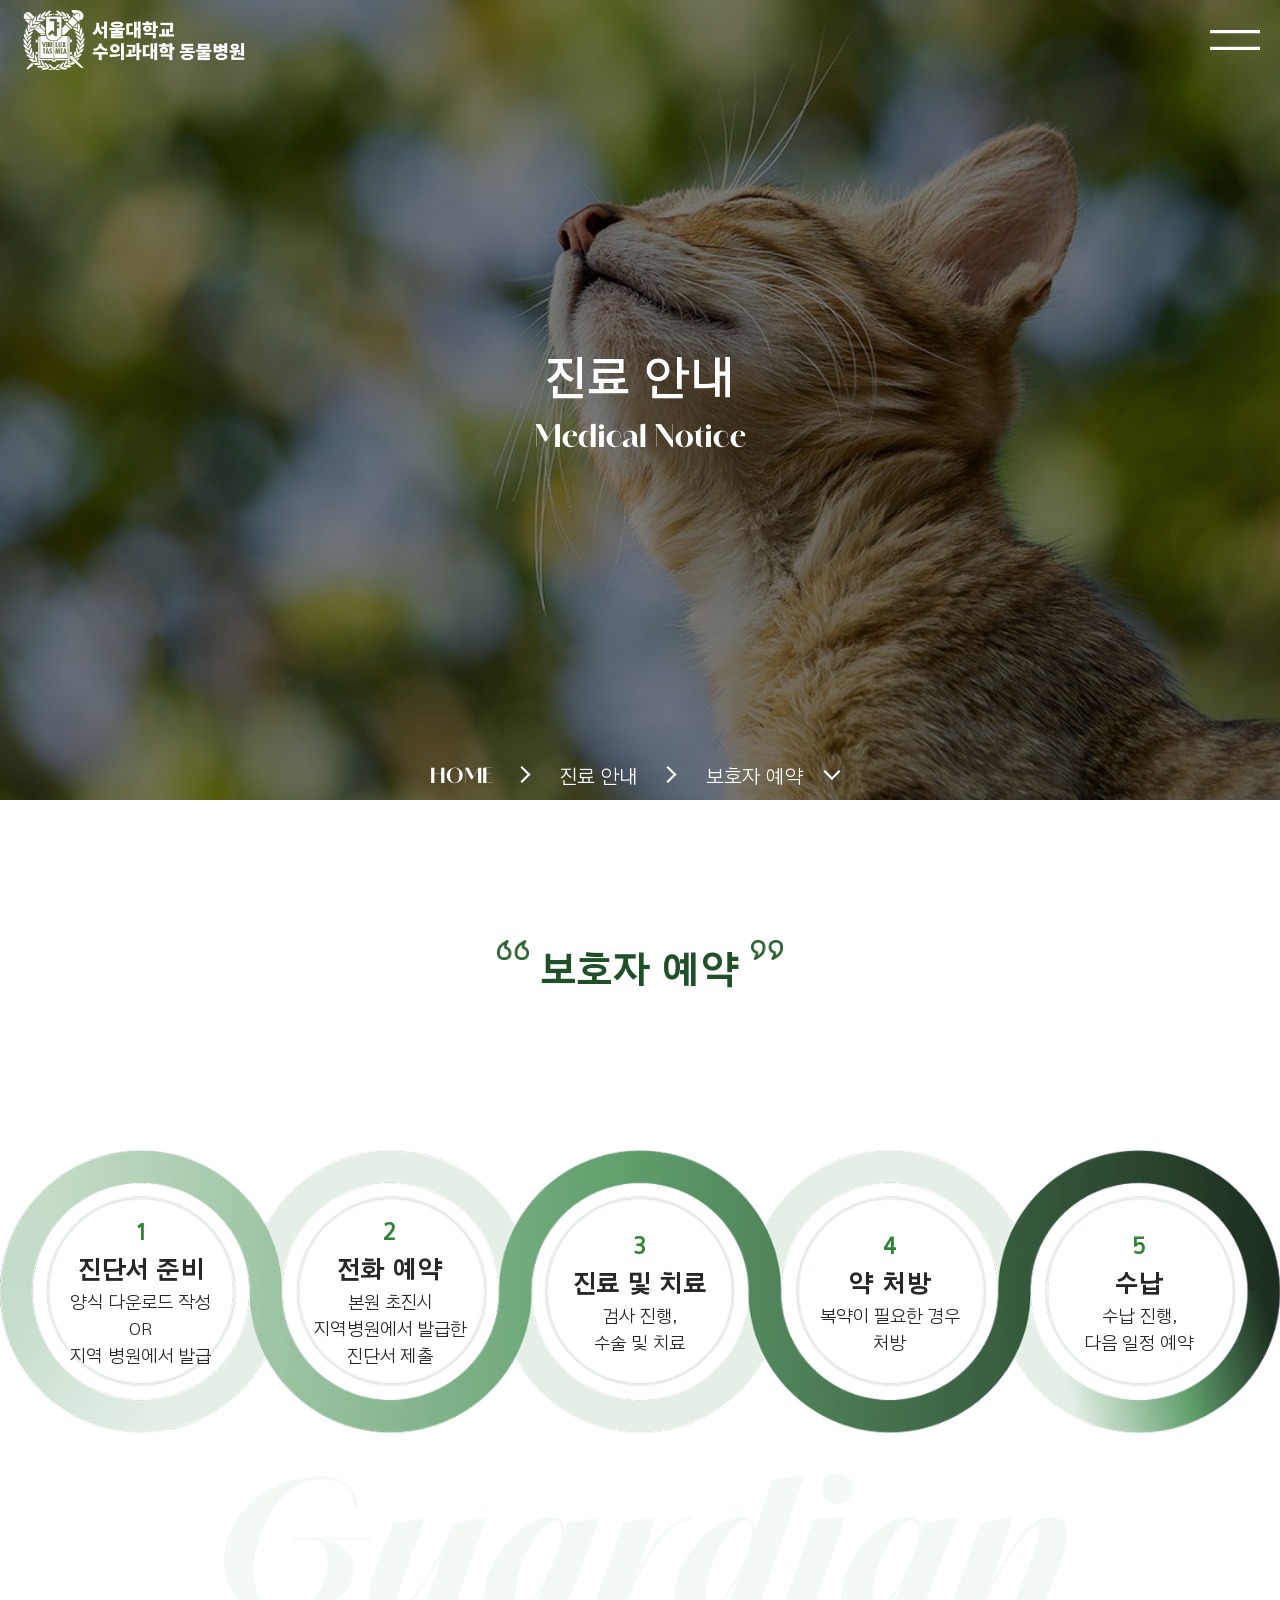
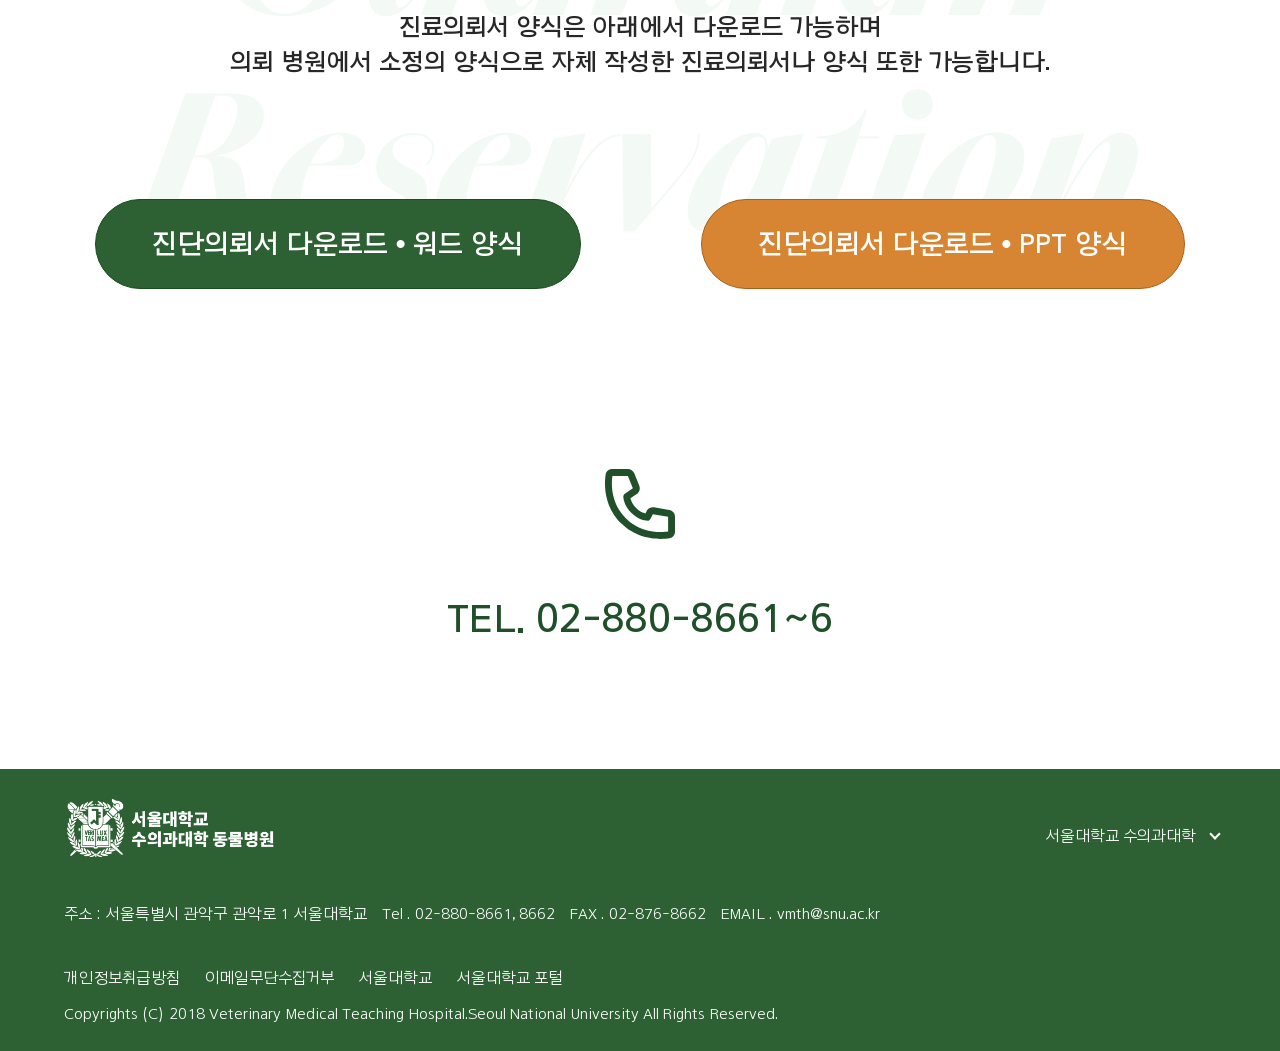
<file: sub/infor.html>
<!DOCTYPE html>
<html lang="en">
<head>
  <meta charset="UTF-8">
  <meta name="viewport" content="width=device-width, initial-scale=1.0">
   <meta name="description" content="동물과 사람 모두가 행복한 사회를 위해, 서울대 동물병원이 함께하겠습니다.">
  <meta property="og:title" content="snu_vmth">
  <meta property="og:url" content="">
  <meta property="og:type" content="website">
  <meta property="og:image" content="">
  <meta property="og:description" content="동물과 사람 모두가 행복한 사회를 위해, 서울대 동물병원이 함께하겠습니다.">
  <title>snu 진료 안내</title>

  <!--파비콘-->
  <link rel="icon" href="../images/common/favicon.ico">

  <!--font-->
  <link rel="stylesheet" href="../css/font.css">

  <!--css-->
  <link rel="stylesheet" href="../css/reset.css">
  <link rel="stylesheet" href="../css/jquery.fullPage.css">
  <link rel="stylesheet" href="../css/swiper-bundle.min.css">
  <link rel="stylesheet" href="../css/common.css">
  <link rel="stylesheet" href="../css/sub.css">

  <!--js-->
  <script defer src="../js/jquery-3.7.1.min.js"></script>
  <script defer src="../js/jquery.fullPage.js"></script>
  <script defer src="../js/swiper-bundle.min.js"></script>
  <script defer src="../js/main.js"></script>
</head>
<body>
  <div id="wrap">
    <header>
      <div class="inner">
        <h1>
          <a href="../index.html"></a>
        </h1>

        <div class="ham">메뉴 열기</div>

        <div class="gnb-wrap">
          <ul class="gnb">
            <li><a href="#" class="l1">병원 소개</a>
            <ul class="depth2 always">
              <li><a href="introduce.html">원장 인사말</a></li>
              <li><a href="#">병원 연혁</a></li>
              <li><a href="#">원무과</a></li>
              <li><a href="#">오시는 길</a></li>
            </ul><!--.depth2-->
           </li>
           <li><a href="#">진료 안내</a>
            <ul class="depth2">
              <li><a href="infor.html">보호자 예약</a></li>
              <li><a href="#">진료 시간 안내</a></li>
              <li><a href="#">지역병원 의뢰</a></li>
              <li><a href="#">건강검진</a></li>
            </ul><!--.depth2-->
           </li>
           <li><a href="#">진료 과목</a>
            <ul class="depth2">
              <li><a href="#">내과</a></li>
              <li><a href="#">일반외과</a></li>
              <li><a href="#">정형 • 신경외과</a></li>
              <li><a href="#">안과 • 치과</a></li>
              <li><a href="#">피부과</a></li>
              <li><a href="#">응급의학과</a></li>
              <li><a href="#">영상 • 방사선학과</a></li>
              <li><a href="#">임상병리과</a></li>
              <li><a href="#">마취과</a></li>
              <li><a href="#">수의영양학</a></li>
              <li><a href="#">야생 • 특수동물</a></li>
              <li><a href="#">산과</a></li>
              <li><a href="#">대동물진료과</a></li>
            </ul><!--.depth2--> 
           </li>
           <li><a href="#">병원 소식</a>
            <ul class="depth2">
              <li><a href="#">공지사항</a></li>
              <li><a href="#">병원 소식</a></li>
              <li><a href="#">문화 교실</a></li>
            </ul><!--.depth2-->
           </li>
           <li><a href="#">임상 시험 모집</a>
            <ul class="depth2">
              <li><a href="#">내과</a></li>
            </ul><!--.depth2-->
           </li>
           <li><a href="#">후원 안내</a>
            <ul class="depth2">
              <li><a href="#">후원 프로그램</a></li>
              <li><a href="#">정기 헌혈 프로그램</a></li>
            </ul><!--.depth2-->
           </li>
          </ul><!--.gnb-->

          <div class="gnb-close"><a href="#"></a></div>

        </div><!--.gnb-wrap-->

      </div><!--.inner-->

    </header>


    <section id="sub-visual">
      <img src="../images/sub/sub2_visual.png" alt="서브이미지">
      <div class="sub-txt">
        <h1>진료 안내</h1>
        <p>Medical Notice</p>
      </div>

      <div class="breadcrumbs">
        <nav>
          <ol>
            <li class="first"><a href="#">HOME</a></li>
            <li><a href="#">진료 안내</a></li>
            <li class="hi">보호자 예약
              <span></span>
              <ul class="sub2_ul">
                <li><a href="#">진료 시간 안내</a></a>
                </li>
                <li>
                  <a href="#">지역 병원 의뢰</a>
                </li>
                <li>
                  <a href="#">건강검진</a>
                </li>
              </ul>
            </li> 
          </ol>
        </nav>
      </div> <!--.breadcrumbs-->
   </section><!--#sub-visual-->

   <section id="all-wrap">
   <section id="greeting">
    <h2>
    <img src="../images/sub/title_left.png" alt="말풍선" class="clamp left">
    보호자 예약
    <img src="../images/sub/title_right.png" alt="말풍선" class="clamp right">
    </h2>
  </section>

   <section id="sub-con">
    <div class="inner">
      <div class="step-wrap">
        <img src="../images/sub/step.png" alt="스텝이미지" class="step-bg">

        <ul class="step-text">
          <li>
            <span class="num">1</span>
            <h3>진단서 준비</h3>
            <p>양식 다운로드 작성<br>OR<br>지역 병원에서 발급</p>
          </li>

          <li>
            <span class="num">2</span>
            <h3>전화 예약</h3>
            <p>본원 초진시<br>지역병원에서 발급한<br>진단서 제출 </p>
          </li>

          <li>
            <span class="num">3</span>
            <h3>진료 및 치료</h3>
            <p>검사 진행,<br>수술 및 치료</p>
          </li>

          <li>
            <span class="num">4</span>
            <h3>약 처방</h3>
            <p>복약이 필요한 경우<br>처방</p>
          </li>

          <li>
            <span class="num">5</span>
            <h3>수납</h3>
            <p>수납 진행,<br>다음 일정 예약</p>
          </li>
        </ul>
      </div><!--.step-wrap-->
    </div><!--.inner-->
  </section><!--#sub-con-->

  <section id="download">
    <div class="inner">
      <h2>진료의뢰서 양식은 아래에서 다운로드 가능하며<br>의뢰 병원에서 소정의 양식으로 <br class="form1"> 자체 작성한 진료의뢰서나 양식 또한 가능합니다.</h2>

      <div class="form-wrap">
        <div class="form-left">
          진단의뢰서 <br class="form1"> 다운로드 • 워드 양식
        </div>

        <div class="form-right">
          진단의뢰서 <br class="form1">  다운로드 • PPT 양식
        </div>
      </div><!--.form-wrap-->

      <div class="number">
        <img src="../images/sub/call.svg" alt="전화 아이콘">
        <p>TEL. 02-880-8661~6 </p>
      </div>

    </div><!--inner-->

  </section><!--#download-->
</section><!--#all-wrap-->
  


    <footer class="section fp-auto-height">
          <div class="inner">
            <div class="f-left">
              <div class="f-logo">
                <img src="../images/common/logo.png" alt="서울대학교 동물병원">
              </div><!--f-logo-->

              <address>
                <ul>
                  <li><a href="#">주소 : 서울특별시 관악구 관악로 1 서울대학교</a></li>
                  <li>
                    <a href="#">Tel . 02-880-8661, 8662</a>
                  </li>
                  <li>
                    <a href="#">FAX . 02-876-8662</a>
                  </li>
                  <li>
                    <a href="#">EMAIL . vmth@snu.ac.kr</a>
                  </li>
                </ul>
              </address>

              <div>
                <ul class="f-link">
                  <li><a href="#">개인정보취급방침</a></li>
                  <li><a href="#">이메일무단수집거부</a></li>
                  <li><a href="#">서울대학교</a></li>
                  <li><a href="#">서울대학교 포털</a></li>
                </ul>
              </div>

              <div>
                <p class="copy">
                  Copyrights (C) 2018 Veterinary Medical Teaching Hospital.<br>Seoul National University All Rights Reserved. 
                </p>
              </div>
            </div><!--.f-left-->

              <div class="f-right">
              서울대학교 수의과대학
              <span></span>
              <ul>
                <li>
                  <a href="#">서울대학교</a>
                </li>
                <li>
                  <a href="#">서울시 야생동물센터</a>
                </li>
              </ul>
              </div><!--.f-right-->
        </div><!--.inner-->
    </footer>
  </div><!--.wrap-->
</body>
</html>
</file>
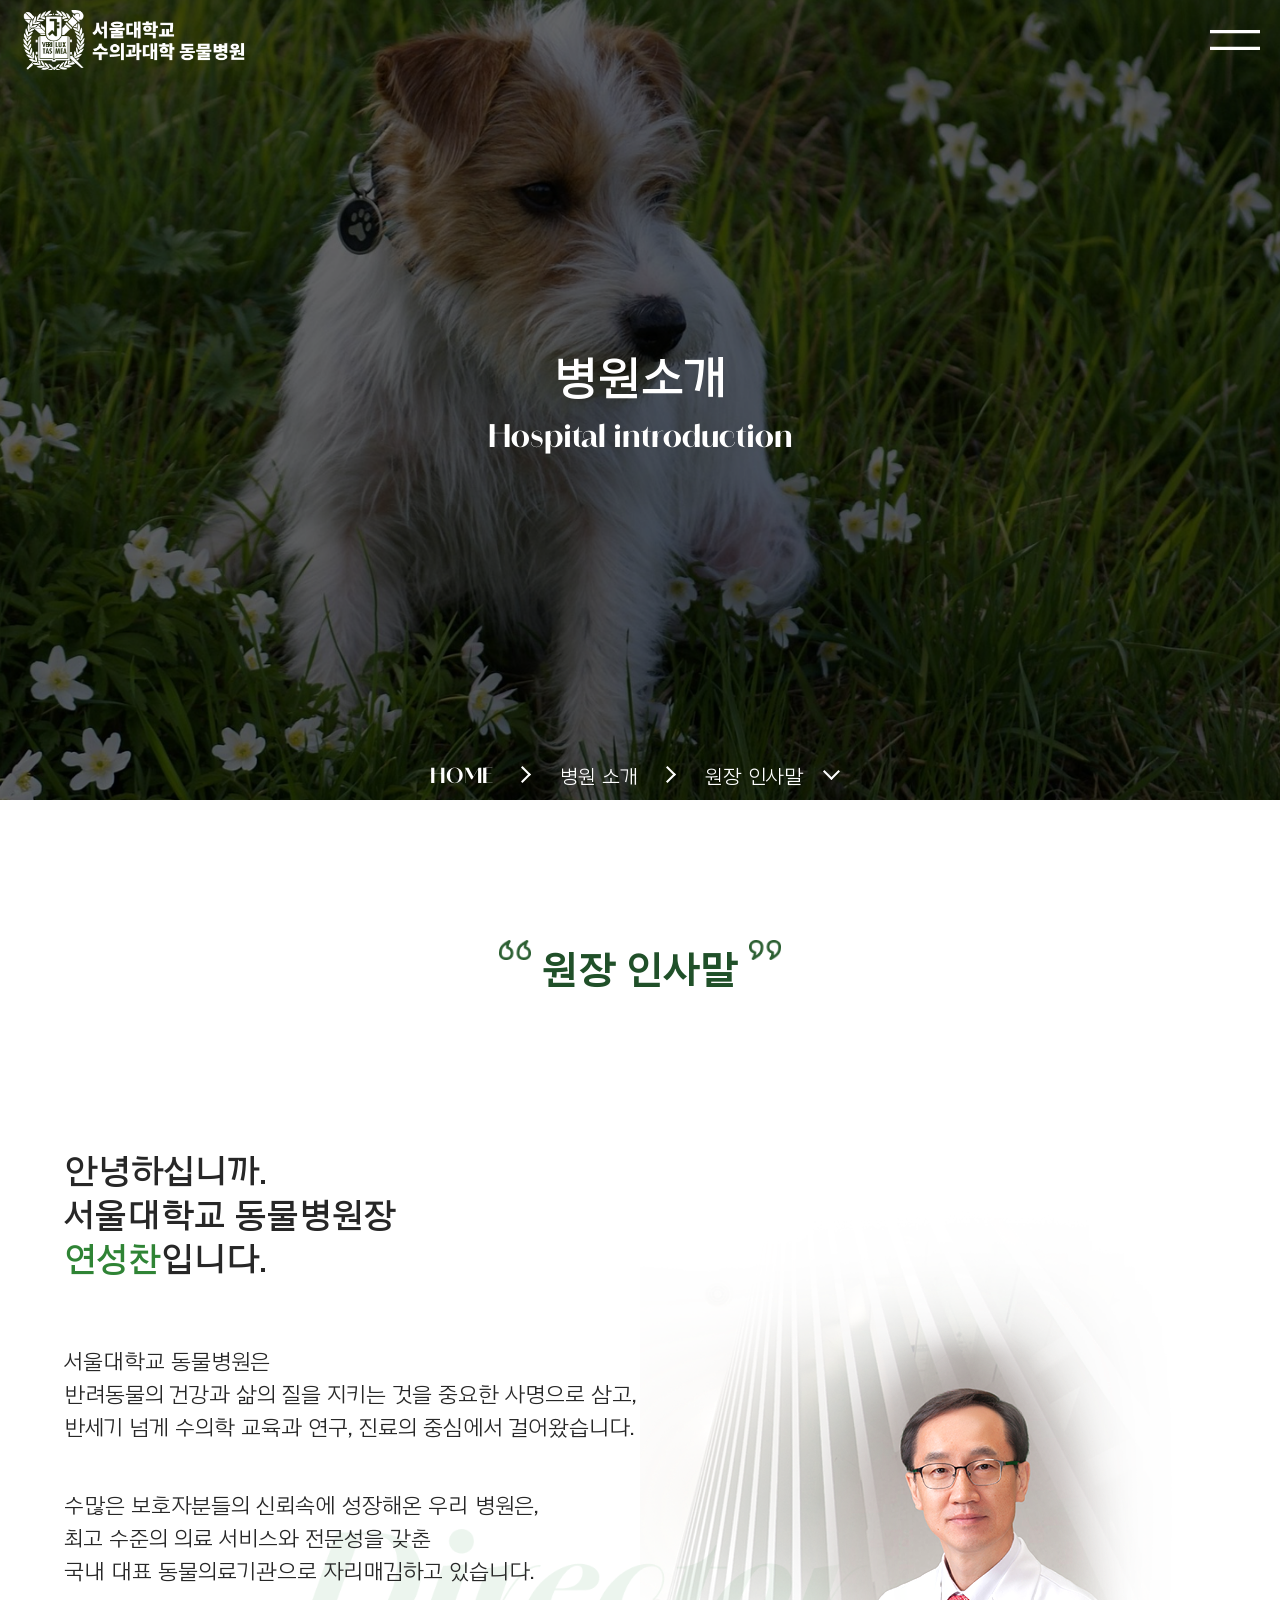
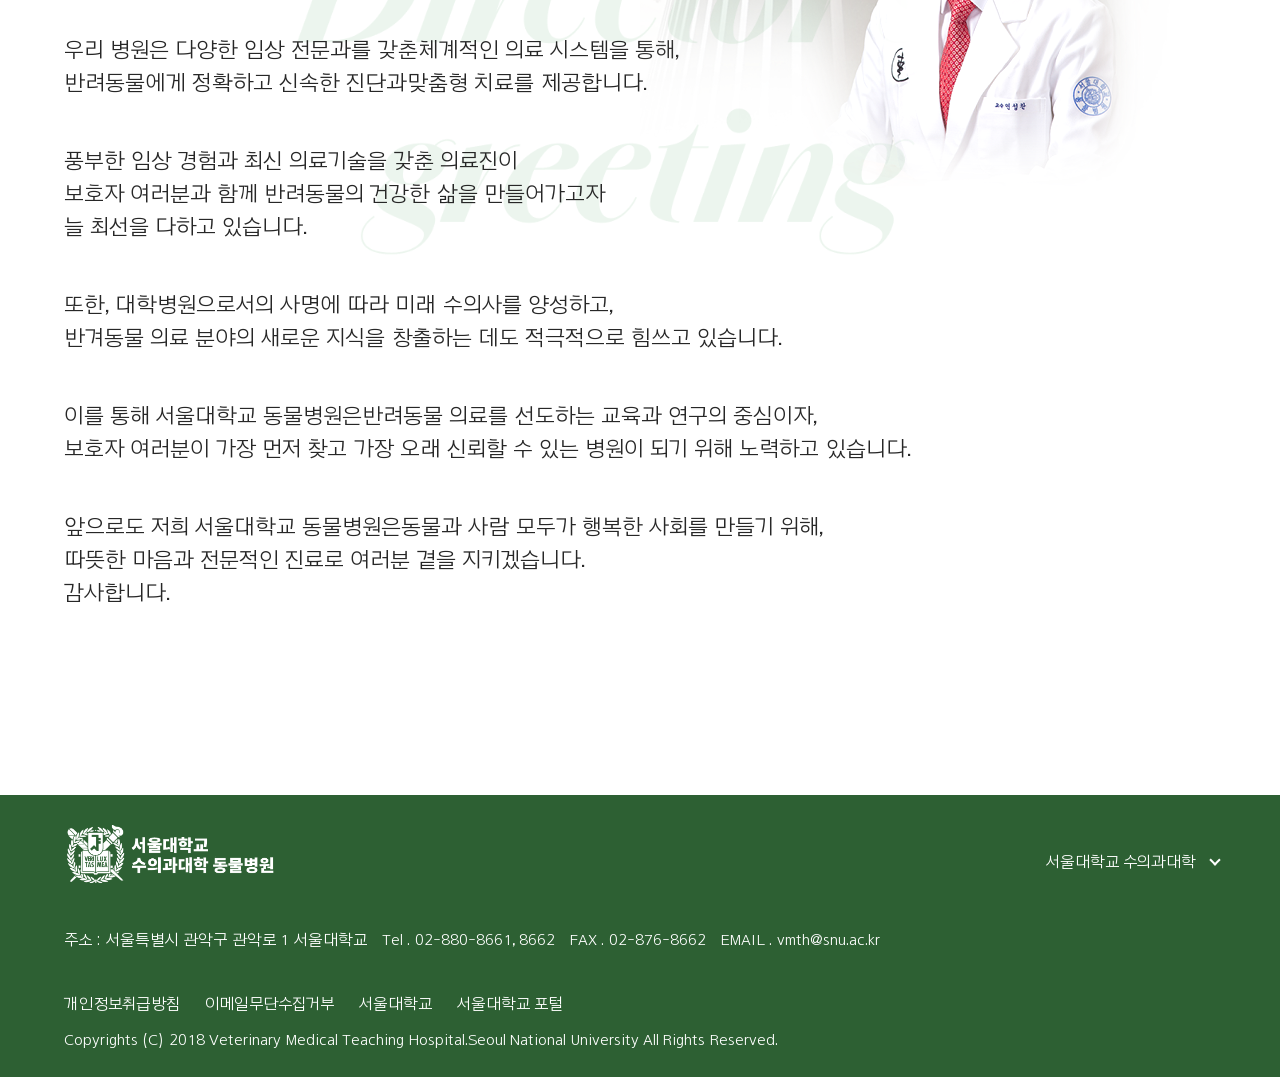
<file: sub/introduce.html>
<!DOCTYPE html>
<html lang="en">
<head>
  <meta charset="UTF-8">
  <meta name="viewport" content="width=device-width, initial-scale=1.0">
  <meta name="description" content="동물과 사람 모두가 행복한 사회를 위해, 서울대 동물병원이 함께하겠습니다.">
  <meta property="og:title" content="snu_vmth">
  <meta property="og:url" content="">
  <meta property="og:type" content="website">
  <meta property="og:image" content="">
  <meta property="og:description" content="동물과 사람 모두가 행복한 사회를 위해, 서울대 동물병원이 함께하겠습니다.">
  <title>snu 병원소개</title>

  <!--파비콘-->
  <link rel="icon" href="../images/common/favicon.ico">

  <!--font-->
  <link rel="stylesheet" href="../css/font.css">

  <!--css-->
  <link rel="stylesheet" href="../css/reset.css">
  <link rel="stylesheet" href="../css/jquery.fullPage.css">
  <link rel="stylesheet" href="../css/swiper-bundle.min.css">
  <link rel="stylesheet" href="../css/common.css">
  <link rel="stylesheet" href="../css/sub.css">

  <!--js-->
  <script defer src="../js/jquery-3.7.1.min.js"></script>
  <script defer src="../js/jquery.fullPage.js"></script>
  <script defer src="../js/swiper-bundle.min.js"></script>
  <script defer src="../js/main.js"></script>
</head>
<body>
  <div id="wrap">
    <header>
      <div class="inner">
        <h1>
          <a href="../index.html"></a>
        </h1>

        <div class="ham">메뉴 열기</div>

        <div class="gnb-wrap">
          <ul class="gnb">
            <li><a href="#" class="l1">병원 소개</a>
            <ul class="depth2 always">
              <li><a href="introduce.html">원장 인사말</a></li>
              <li><a href="#">병원 연혁</a></li>
              <li><a href="#">원무과</a></li>
              <li><a href="#">오시는 길</a></li>
            </ul><!--.depth2-->
           </li>
           <li><a href="#">진료 안내</a>
            <ul class="depth2">
              <li><a href="infor.html">보호자 예약</a></li>
              <li><a href="#">진료 시간 안내</a></li>
              <li><a href="#">지역병원 의뢰</a></li>
              <li><a href="#">건강검진</a></li>
            </ul><!--.depth2-->
           </li>
           <li><a href="#">진료 과목</a>
            <ul class="depth2">
              <li><a href="#">내과</a></li>
              <li><a href="#">일반외과</a></li>
              <li><a href="#">정형 • 신경외과</a></li>
              <li><a href="#">안과 • 치과</a></li>
              <li><a href="#">피부과</a></li>
              <li><a href="#">응급의학과</a></li>
              <li><a href="#">영상 • 방사선학과</a></li>
              <li><a href="#">임상병리과</a></li>
              <li><a href="#">마취과</a></li>
              <li><a href="#">수의영양학</a></li>
              <li><a href="#">야생 • 특수동물</a></li>
              <li><a href="#">산과</a></li>
              <li><a href="#">대동물진료과</a></li>
            </ul><!--.depth2--> 
           </li>
           <li><a href="#">병원 소식</a>
            <ul class="depth2">
              <li><a href="#">공지사항</a></li>
              <li><a href="#">병원 소식</a></li>
              <li><a href="#">문화 교실</a></li>
            </ul><!--.depth2-->
           </li>
           <li><a href="#">임상 시험 모집</a>
            <ul class="depth2">
              <li><a href="#">내과</a></li>
            </ul><!--.depth2-->
           </li>
           <li><a href="#">후원 안내</a>
            <ul class="depth2">
              <li><a href="#">후원 프로그램</a></li>
              <li><a href="#">정기 헌혈 프로그램</a></li>
            </ul><!--.depth2-->
           </li>
          </ul><!--.gnb-->

          <div class="gnb-close"><a href="#"></a></div>

        </div><!--.gnb-wrap-->

      </div><!--.inner-->

    </header>

   <section id="sub-visual">
      <img src="../images/sub/sub_visual.png" alt="서브이미지">
      <div class="sub-txt">
        <h1>병원소개</h1>
        <p>Hospital introduction</p>
      </div>

      <div class="breadcrumbs">
        <nav>
          <ol>
            <li class="first"><a href="#">HOME</a></li>
            <li><a href="#">병원 소개</a></li>
            <li class="hi">원장 인사말
              <span></span>
              <ul>
                <li><a href="#">병원 연혁</a>
                </li>
                <li>
                  <a href="#">원무과</a>
                </li>
                <li>
                  <a href="#">오시는 길</a>
                </li>
              </ul>
            </li> 
          </ol>
        </nav>
      </div> <!--.breadcrumbs-->
   </section><!--#sub-visual-->

   <section id="greeting">
    <h2>
    <img src="../images/sub/title_left.png" alt="말풍선" class="clamp left">
    원장 인사말
    <img src="../images/sub/title_right.png" alt="말풍선" class="clamp right">
    </h2>
    <div class="inner">
      <div class="greet_left">
        <h3>안녕하십니까.<br>서울대학교 동물병원장<br><span>연성찬</span>입니다.</h3>

        <p>서울대학교 동물병원은<br>
        반려동물의 건강과 삶의 질을 지키는 것을<br class="mobile"> 중요한 사명으로 삼고,<br>
        반세기 넘게 수의학 교육과 연구, 진료의 중심에서 걸어왔습니다.</p>

        <p>수많은 보호자분들의 신뢰속에 성장해온 우리 병원은,<br>
        최고 수준의 의료 서비스와 전문성을 갖춘<br>
        국내 대표 동물의료기관으로 자리매김하고 있습니다.</p>

        <p>우리 병원은 다양한 임상 전문과를 갖춘<br class="mobile">체계적인 의료 시스템을 통해,<br>
        반려동물에게 정확하고 신속한 진단과<br class="mobile">맞춤형 치료를 제공합니다.</p>

        <p>풍부한 임상 경험과 최신 의료기술을 갖춘 의료진이<br>
        보호자 여러분과 함께 반려동물의 건강한 삶을 만들어가고자<br>
        늘 최선을 다하고 있습니다.</p>

        <p>또한, 대학병원으로서의 사명에 따라 미래 수의사를 양성하고,<br>
        반겨동물 의료 분야의 새로운 지식을 창출하는 데도 <br class="mobile">적극적으로 힘쓰고 있습니다.</p>

        <p>이를 통해 서울대학교 동물병원은<br class="mobile">반려동물 의료를 선도하는 교육과 연구의 중심이자,<br>
        보호자 여러분이 가장 먼저 찾고 <br class="mobile">가장 오래 신뢰할 수 있는 병원이 되기 위해 노력하고 있습니다.</p>

        <p>앞으로도 저희 서울대학교 동물병원은<br class="mobile">동물과 사람 모두가 행복한 사회를 만들기 위해,<br>
        따뜻한 마음과 전문적인 진료로 여러분 곁을 지키겠습니다.<br>감사합니다.</p>
      </div><!--.greet_left-->

      <div class="greet_right">
        <img src="../images/sub/sub_greeting.png" alt="원장 사진">
      </div><!--.greet_right-->
    </div><!--.inner-->
   </section>
    


    <footer class="section fp-auto-height">
          <div class="inner">
            <div class="f-left">
              <div class="f-logo">
                <img src="../images/common/logo.png" alt="서울대학교 동물병원">
              </div><!--f-logo-->

              <address>
                <ul>
                  <li><a href="#">주소 : 서울특별시 관악구 관악로 1 서울대학교</a></li>
                  <li>
                    <a href="#">Tel . 02-880-8661, 8662</a>
                  </li>
                  <li>
                    <a href="#">FAX . 02-876-8662</a>
                  </li>
                  <li>
                    <a href="#">EMAIL . vmth@snu.ac.kr</a>
                  </li>
                </ul>
              </address>

              <div>
                <ul class="f-link">
                  <li><a href="#">개인정보취급방침</a></li>
                  <li><a href="#">이메일무단수집거부</a></li>
                  <li><a href="#">서울대학교</a></li>
                  <li><a href="#">서울대학교 포털</a></li>
                </ul>
              </div>

              <div>
                <p class="copy">
                  Copyrights (C) 2018 Veterinary Medical Teaching Hospital.<br>Seoul National University All Rights Reserved. 
                </p>
              </div>
            </div><!--.f-left-->

              <div class="f-right">
              서울대학교 수의과대학
              <span></span>
              <ul>
                <li>
                  <a href="#">서울대학교</a>
                </li>
                <li>
                  <a href="#">서울시 야생동물센터</a>
                </li>
              </ul>
              </div><!--.f-right-->
            </div><!--.inner-->
    </footer>
  </div><!--.wrap-->
</body>
</html>
</file>
<file: css/font.css>
@charset "utf-8";

/*aritadotum*/

@font-face {
    font-family: 'Aritadotum';
    src: url(../font/AritaDotumKR-Thin.woff2) format('woff');
    font-weight: 100;
}
@font-face {
    font-family: 'Aritadotum';
    src: url(../font/AritaDotumKR-Light.woff2) format('woff');
    font-weight: 300;
}
@font-face {
    font-family: 'Aritadotum';
    src: url(../font/AritaDotumKR-Medium.woff2) format('woff');
    font-weight: 500;
}
@font-face {
    font-family: 'Aritadotum';
    src: url(../font/AritaDotumKR-SemiBold.woff2) format('woff');
    font-weight: 600;
}
@font-face {
    font-family: 'Aritadotum';
    src: url(../font/AritaDotumKR-Bold.woff2) format('woff');
    font-weight: 700;
}

/*amandine*/

@font-face {
    font-family: 'Amandine';
    src: url(../font/fonnts.com-Amandine_Light.otf) format('woff');
    font-weight: 300;
}
@font-face {
    font-family: 'Amandine';
    src: url(../font/fonnts.com-Amandine_Regular.otf) format('woff');
    font-weight: 400;
}
@font-face {
    font-family: 'Amandine';
    src: url(../font/fonnts.com-Amandine_Medium.otf) format('woff');
    font-weight: 500;
}
@font-face {
    font-family: 'Amandine';
    src: url(../font/fonnts.com-Amandine_Bold.otf) format('woff');
    font-weight: 700;
}
</file>
<file: css/common.css>
@charset "utf-8";

:root{
  --main-font: "Aritadotum", sans-serif;
  --sub-font: "Amandine", serif; 
  --main-color : #2F8435;
  --sub-color : #205029;
}

/*공통*/
body{
  font-family: var(--main-font);
  font-size: 1.6rem;
  line-height: 1.5;
  color: #272727;
  
}

#wrap{
  min-width: 320px;
  overflow-x: hidden;
}

.inner{
  max-width: 1700px;
  margin: 0 auto;
}

@media (max-width: 1200px){
  .section{
    height: auto !important;
    min-height: auto !important;
  }

  .section:first-child{
    min-height: 100vh !important;
  }
}

/*header*/
header{
  width: 100%;
  position: fixed;
  top: 0;
  left: 0;
  z-index: 999;
}

header .inner{
  max-width: 1700px;
  margin: 0 auto;
  height: 80px;
  display: flex;
  justify-content: space-between;
  align-items: center;
  padding: 0 20px;
}

header h1 a{
  display: block;
  width: 225px;
  height: 60px;
  background: url(../images/common/logo.png) no-repeat center / 100%;
}
header.active h1 a{
  display: block;
  width: 225px;
  height: 60px;
  background: url(../images/common/logo_green.png)no-repeat center / 100%;
}

header .ham{
  font-size: 0;
  color: transparent;
  background: url(../images/common/ham.svg) no-repeat right / 100%;
  width: 50px;
  height: 20px;
  cursor: pointer;
}

header.active .ham{
  background: url(../images/common/ham_green.svg) no-repeat right / 100%;
  width: 50px;
  height: 20px;
  cursor: pointer;
}
@media(max-width:550px){
  header h1 a{
  width: 160px;
  height: 40px;
}
  header.active h1 a{
  width: 160px;
  height: 40px;
}
}
@media(max-width:450px){
  header.active h1 a{
  display: block;
  width: 70px;
  height: 70px;
  background: url(../images/common/logo_g.png)no-repeat center / 100%;
}
  header h1 a{
  width: 70px;
  height: 70px;
  background: url(../images/common/logo_w.png) no-repeat center / 100%;
}
}

/*gnb*/
.gnb-wrap{
  display: block;
  width: 100%;
  height: 100%;
  position: fixed;
  top: 0;
  left: 0;
  z-index: 9999;
  background-color: rgba(0, 0, 0, 0.85);
  backdrop-filter: blur(10px);
  padding: 130px 180px;
}

.gnb-close{
  background: url(../images/common/gnb-close.svg) no-repeat center / cover;
  width: 42px;
  height: 42px;
  cursor: pointer;
  position: absolute;
  top: 60px;
  right: 110px;
}

.gnb{
  display: flex;
  justify-content: space-between;
  gap: 60px;
}


.gnb > li > a{
  display: block;
  font-weight: 600;
  font-size: 3.5rem;
  color: #fff;
  white-space: nowrap;
}

.depth2{
  padding-top: 30px;
}
.depth2 li{
  padding-top: 10px;
}
.depth2 li a{
  display: block;
  font-weight: 500;
  font-size: 2.4rem;
  color: #fff;
  opacity: 0.6;
  transition: opacity 0.5s;
  white-space: nowrap;
}
.depth2 li:hover a{
  opacity: 1;
}



@media(max-width:1550px){
  .gnb-wrap{
  padding: 150px 150px;
}
 .gnb{
  display: flex;
  justify-content: space-between;
  gap: 30px;
}
.gnb > li > a{
  font-size: 2.5rem;
}
.depth2 li a{
  font-size: 1.8rem;
}
}
#fp-nav ul li a span{
  background-color: #fff;
}

@media(max-width:1200px){
  .gnb-wrap{
  padding: 150px 80px;
}
.gnb{
  gap: 20px;
}
.inner{
  padding: 150px 0;
}
}

@media(max-width:950px){
  .gnb > li > a{
  font-size: 2rem;
}
.depth2 li a{
  font-size: 1.6rem;
}
.depth2{
  padding-top: 15px;
}
.gnb-close{
  right: 40px;
}

}

@media(max-width:800px){
.gnb-wrap{
  padding: 100px 80px;
  overflow-y: auto;
}
.gnb-close{
  width: 35px;
  height: 35px;
}

.gnb{
 display: block;
}

.gnb > li > a{
  display: block;
  font-weight: 600;
  font-size: 2.5rem;
  color: #fff;
  white-space: nowrap;
  padding-top: 10px;
  padding-bottom: 10px;
  border-top: 1px solid rgba(255, 255, 255, 0.1);
}

.gnb > li > a.l1{
  border-top: 0px;
}

.depth2{
  padding-top: 10px;
  padding-bottom: 20px;
}
.depth2 li{
  padding-top: 10px;
}
.depth2 li a{
  font-size: 2rem;
}
}


@keyframes mousescroll{
  0%{
    opacity: 1;
  }
  100%{
    opacity: 0;
    transform: translateY(25px);
  }
}

.scroll{
  position: absolute;
  left: 50%;
  bottom: 80px;
  transform: translateX(-50%);
  z-index: 9;
}

.scroll .stroke{
  position: absolute;
  top: 28px;
  left: 50%;
  transform: translateX(-50%);
  display: block;
  width: 25px;
  height: 45px;
  border: 2px solid #fff;
  border-radius: 20px;
}

.scroll .ball{
  position: absolute;
  top: 35px;
  left: calc(50% - 4px);
  display: block;
  width: 8px;
  height: 6px;
  background-color: #fff;
  border-radius: 50%;
  animation: mousescroll 1.2s infinite;
}

@media(max-width:500px){
  .scroll{
  transform: scale(0.8);
  left: 45%;
}

header .ham{
  width: 40px;
  height: 20px;
}
}

#fp-nav.active ul li a span{
  background-color: #2D6033;
}
#fp-nav.active ul li .fp-tooltip{
  color: #2D6033;
}

@media(max-width: 1024px){
  #fp-nav{
    display: none !important;
  }
}

/*footer*/
footer{
  background-color: #2D6033;
  color: #fff;
}
footer .inner{
  display: flex;
  justify-content: space-between;
  padding: 0 5%;
}
#fp-nav ul li:last-child a span{
  display: none;
}
.f-logo{
  width: 210px;
  height: 58px;
  margin-top: 30px;
} 
.f-logo img{
  width: 100%;
  height: 100%;
  object-fit: cover;
}
.f-link{
  display: flex;
  flex-wrap: wrap;
  gap: 25px;
  padding-top: 40px;
}
.copy{
  padding-top: 12px;
  padding-bottom: 25px;
}
.copy br{
  display: none;
}
address{
  padding-top: 45px;
}
address ul{
  display: flex;
  flex-wrap: wrap;
  gap: 15px;
}
address ul li a{
  font-size: 16px;
  font-weight: 500;
}
.f-right{
  margin-top: 55px;
  position: relative;
  padding-right: 20px;
  white-space: nowrap;
}
.f-right ul{
  background-color: #fff;
  color: #205029;
  padding: 10px 24px;
  z-index: 9;
  position: absolute;
  transform: translate(-5px, 5px);
  white-space: nowrap;
  cursor: pointer;
}
.f-right ul li{
  padding-top: 5px;
}

.f-right ul li a{
  font-weight: 600;
}
.f-right span{
  display: block;
  width: 8px;
  height: 8px;
  border-left: 2px solid rgb(255, 255, 255);
  border-bottom: 2px solid rgb(255, 255, 255);
  transform: translate(145px, -18px) rotate(-45deg);
  position: absolute;
  left: 20px;
}
.f-right span.active{
  transform: translate(145px, -14px) rotate(135deg);
}


@media(max-width: 768px){
  
}
@media(max-width: 550px){
  .f-logo{
    width: 135px;
    height: 35px;
  }
  address ul li a{
    font-size: 1.2rem;
  }
  .f-link{
    padding-top: 20px;
    gap: 10px;
  }
  .f-link li a{
    font-size: 1.1rem;
  }
  .f-right{
    font-size: 1.1rem; 
    margin-top: 45px;
  }
  .copy{
    font-size: 1.1rem;
  }
  .f-right span{
    position: absolute;
    left: -25px;
    top: 19px;
  }
}
</file>
<file: css/sub.css>
@charset "utf-8";

:root{
  --main-font: "Aritadotum", sans-serif;
  --sub-font: "Amandine", serif; 
  --main-color : #2F8435;
  --sub-color : #205029;
}
body{
  color: #272727;
}

/*sub-visual*/
#sub-visual{
  position: relative;
  top: 0;
  left: 0;
  width: 100%;
  height: 800px;
  object-fit: cover;
}
#sub-visual img{
  width: 100%;
  height: 100%;
  object-fit: cover;
}
.sub-txt{
  position: absolute;
  top: 50%;
  left: 50%;
  transform: translate(-50%, -50%);
  color: #fff;
  text-align: center;
  align-items: center;
}
#sub-visual h1{
  font-family: var(--main-font);
  font-weight: 600;
  font-size: 4.8rem;
}
#sub-visual p{
  font-family: var(--sub-font);
  font-weight: 700;
  font-size: 3rem;
}

@media(max-width:1024px){
#sub-visual h1{
  font-size: 4.5rem;
}
#sub-visual p{
  font-size: 2.4rem;
}
nav{
  transform: scale(0.9);
}
}

@media(max-width:768px){
  #sub-visual h1{
  font-size: 3.5rem;
}
#sub-visual p{
  font-size: 1.8rem;
}
nav{
  transform: scale(0.8);
}

}

@media(max-width:390px){
  #sub-visual h1{
  font-size: 1.9rem;
}
#sub-visual p{
  font-size: 1.5rem;
}

#sub-visual{
  height: 600px;
}
nav{
  transform: scale(0.7);
}
}
/*breadcrumbs*/
.breadcrumbs{
  position: absolute;
  left: 50%;
  bottom: 1%;
  transform: translate(-50%, -5%);
  color: #fff;
  font-size: 2rem;
}

.breadcrumbs ol{
  display: flex;
  gap: 20px;
  white-space: nowrap;
}

.breadcrumbs li{
  display: flex;
  align-items: center;
}
.breadcrumbs li.first{
  font-family: var(--sub-font);
  font-weight: 700;
}
.breadcrumbs ol > li:not(:last-child)::after {
  content: "";
  margin-left: 35px;
  color: #fff;
  width: 10px;
  height: 10px;
  border-left: 2px solid #fff;
  border-bottom: 2px solid #fff;
  transform: translate(-12px, -1px) rotate(225deg);
}

.breadcrumbs ol > li.hi::after{
  content: "";
  margin-left: 35px;
  color: #fff;
  width: 10px;
  height: 10px;
  border-left: 2px solid #fff;
  border-bottom: 2px solid #fff;
  transform: translate(-12px, -4px) rotate(315deg);
  cursor: pointer;
  transition: transform 0.4s ease;
}
.breadcrumbs ol > li.hi.active::after{
  transform: translate(-12px, 1px) rotate(135deg);
  cursor: pointer;
}
.breadcrumbs .hi{
  position: relative;
  cursor: pointer;
}

.breadcrumbs ul{
  background-color: #fff;
  color: #205029;
  padding: 30px 34px;
  z-index: 9;
  transform: translateX(45%);
  white-space: nowrap;
  cursor: pointer;
  position: absolute;
  top: 40px;
  left: -50%;
  box-shadow: 0px 4px 10px rgba(0, 0, 0, 0.1);
  border-bottom-left-radius: 30px;
  border-bottom-right-radius: 30px;
  width: 145px;
}

.breadcrumbs ul li{
  display: flex;
  flex-direction: column;
  align-items: center;  
  padding-top: 7px; 
  padding-bottom: 5px;
}

.breadcrumbs ul li:hover a{
  font-weight: 700;
}

.breadcrumbs ul li a{
  transition: font-weight 0.5s;
}


.breadcrumbs ul li:first-of-type{
  padding-top: 0;
}

@media(max-width:1024px){
  .breadcrumbs ul{
  top: 43px;
}
}
@media(max-width:768px){
  .breadcrumbs ul{
  top: 46px;
}
}
@media(max-width:396px){
  .breadcrumbs ul{
  top: 49px;
}
}


/*greeting*/
#greeting{
  margin: 140px 0;
}
#greeting h2{
  font-size: 4rem;
  font-weight: 700;
  color: #205029;
  text-align: center;
  margin-bottom: 150px;
}

.clamp{
  width: 32px;
  height: 20px;
}

#greeting .inner{
  padding: 0 5%;
  display: flex;
  justify-content: space-between;
  flex-wrap: wrap;
  background: url(../images/sub/greet_bg.png) no-repeat center / cover;
}

#greeting .inner > div{
  width: calc(100% / 2);
}
.greet_left h3{
  font-size: 3.5rem;
  font-weight: 600;
  line-height: 125%;
  margin-bottom: 65px;
}
.greet_left h3 span{
  color: #2F8435;
}

.greet_left p{
  font-size: 2.2rem;
  padding-bottom: 45px;
  white-space: nowrap;
  word-break: keep-all;
}

.greet_left .mobile{
  display: none;
}
.greet_right img{
  width: 100%;
  filter: brightness(1.1);
  margin-top: 50px;
}


@media(max-width:1024px){
  #greeting h2{
    font-size: 3.2rem;
  }
  .greet_left h3{
  font-size: 3rem;
}
}

@media(max-width:768px){
  #greeting .inner{
    flex-direction: column-reverse;
  }
  #greeting .inner .greet_left{
  width: 100%;
  text-align: center;
}
#greeting .inner .greet_right{
  width: 80%;
  margin: 0 auto;
}
  #greeting h2{
    font-size: 2.6rem;
    margin-bottom: -48px;
  }
  .clamp{
  width: 20px;
  height: 12px;
}
.greet_left h3{
  font-size: 2rem;
  margin-bottom: 45px;
}
.greet_left p{
  font-size: 1.5rem;
  padding-bottom: 25px;
}
#greeting .inner{
  background: none;
}
.greet_right img{
  margin-top: 30px;
}
#greeting{
  margin: 100px 0;
}

}
@media(max-width:600px){
.greet_left .mobile{
  display: block;
}
}
@media(max-width:396px){
  #greeting h2{
    font-size: 1.8rem;
    margin-bottom: 20px;
  }
  .greet_left h3{
  font-size: 1.6rem;
  margin-bottom: 30px;
}
.greet_left p{
  font-size: 1.3rem;
  padding-bottom: 25px;
}
.greet_right img{
  margin-top: 10px;
}
#greeting{
  margin: 60px 0;
}
}



#all-wrap{
  background: url(../images/sub/reservation_bg.png) no-repeat center;
}


/*sub2*/
.breadcrumbs .sub2_ul{
    background-color: #fff;
    color: #205029; 
    padding: 30px 34px;
    z-index: 9;
    transform: translateX(45%);
    white-space: nowrap;
    cursor: pointer;
    position: absolute;
    top: 40px;
    left: -82%;
    width: 190px;
    box-shadow: 0px 4px 10px rgba(0, 0, 0, 0.1);
    border-bottom-left-radius: 30px;
    border-bottom-right-radius: 30px;
}

@media(max-width:1024px){
  .breadcrumbs .sub2_ul{
  top: 43px;
}
#sub-con .inner{
  padding: 0 0px;
}
}
@media(max-width:768px){
.breadcrumbs .sub2_ul{
  top: 46px;
}
#all-wrap{
  background: none;
}
}
@media(max-width:396px){

.breadcrumbs .sub2_ul{
  top: 49px;
}
}
.step-wrap{
  position: relative;
  width: 100%;
  margin: 0 auto;
  max-width: 1500px;
}

.step-wrap img{
  width: 100%;
  object-fit: cover;
}

.step-bg{
  width: 100%;
  display: block;
}

.step-text{
  list-style: none;
  padding: 0;
  margin: 0;
}

.step-text li {
  position: absolute;
  top: 50%;
  transform: translate(-50%, -50%);
  width: 160px;
  text-align: center;
  font-family: var(--main-font);
}

.step-text li span{
  font-family: var(--main-font);
  color: #2F8435;
  font-weight: 700;
  font-size: 2.4rem;
}

.step-wrap img{
  width: 100%;
  object-fit: cover;
  height: auto;
}

.step-text li:nth-child(1){
  left: 11%;
}
.step-text li:nth-child(2){
  left: 30.5%;
}
.step-text li:nth-child(3){
  left: 50%;
}
.step-text li:nth-child(4){
  left: 69.5%;
}
.step-text li:nth-child(5){
  left: 89%;
}

.step-text h3{
  font-size: 2.6rem;
}

.step-text p{
  font-size: 1.8rem;
}


@media(max-width:1200px){
  .step-text li span{
  font-size: 1.9rem;
}
.step-text h3{
  font-size: 2rem;
}
.step-text p{
  font-size: 1.6rem;
}
}


@media(max-width:1024px){
  .step-text li span{
  font-size: 1.7rem;
}
.step-text h3{
  font-size: 1.8rem;
}
.step-text p{
  font-size: 1.5rem;
}
}


@media(max-width:768px){
  .step-text li span{
  font-size: 1.7rem;
}
.step-text h3{
  font-size: 1.8rem;
}
.step-text p{
  font-size: 1.5rem;
}
.step-wrap img{
  display: none;
}
.step-text {
    position: static;
    display: flex;
    flex-direction: column;
    align-items: center;
    gap: 40px;
  }

  .step-text li {
    position: static;
    transform: none;
    width: 100%;
    text-align: center;
  }
}

@media(max-width:396px){

}


/*download*/

#download h2{
  text-align: center;
  font-size: 2.5rem;
  font-weight: 600;
  line-height: 140%;
  padding-top: 175px;
  padding-bottom: 120px;
}
#download .inner{
  max-width: 1500px;
}
#download .form-wrap{
  display: flex;
  justify-content: center;
  flex-wrap: wrap;
  gap: 120px;
  padding-bottom: 180px;
}

#download .form-wrap .form-left{
  font-size: 2.8rem;
  color: #fff;
  font-weight: 600;
  padding: 23px 56px;
  background-color: #2D6033;
  border: 1px solid #184E1E;
  border-radius: 50px;
  cursor: pointer;
  transition: all 0.5s;
}

#download .form-wrap .form-left:hover{
  background-color: #fff;
  color: #2D6033;
}

#download .form-wrap .form-right{
  font-size: 2.8rem;
  color: #fff;
  font-weight: 600;
  padding: 23px 56px;
  background-color: #D78533;
  border: 1px solid #A8611A;
  border-radius: 50px;
  cursor: pointer;
  transition: all 0.5s;
}

#download .form-wrap .form-right:hover{
  background-color: #fff;
  color: #D78533;
}

.number{
  text-align: center;
  padding-bottom: 120px;
}

.number p{
  padding-top: 50px;
  font-size: 4rem;
  font-weight: 600;
  color: #205029;
  white-space: nowrap;
}

.form1{
  display: none;
}
@media(max-width:1200px){
  #download h2{
  padding-top: 0px;
}
}
@media(max-width:1024px){
  #download h2{
  font-size: 2rem;
}
#download .form-wrap{
  transform: scale(0.8);
}
}
@media(max-width:768px){

#download h2{
  font-size: 1.8rem;
  padding-top: 0px;
  padding-bottom: 60px;
}
#download .form-wrap{
  transform: scale(0.7);
}
#download .form-wrap{
  padding-bottom: 80px;
}
.number{
  transform: scale(0.7);
  padding-bottom: 20px;
}

.number p{
  font-size: 4rem;
}
}
@media(max-width:500px){
  .form1{
  display: block;
}
#download .form-wrap{
  text-align: center;
}
}
@media(max-width:396px){
#download h2{
  font-size: 1.5rem;
  padding-top: 0px;
  padding-bottom: 0px;
}
#download .form-wrap{
  transform: scale(0.5);
  padding-bottom: 0;
  margin-top: -30px;
}

.number{
  transform: scale(0.5);
  padding-bottom: 0px;
  margin-top: -50px;
}

.number p{
  font-size: 3.5rem;
}
}
</file>
